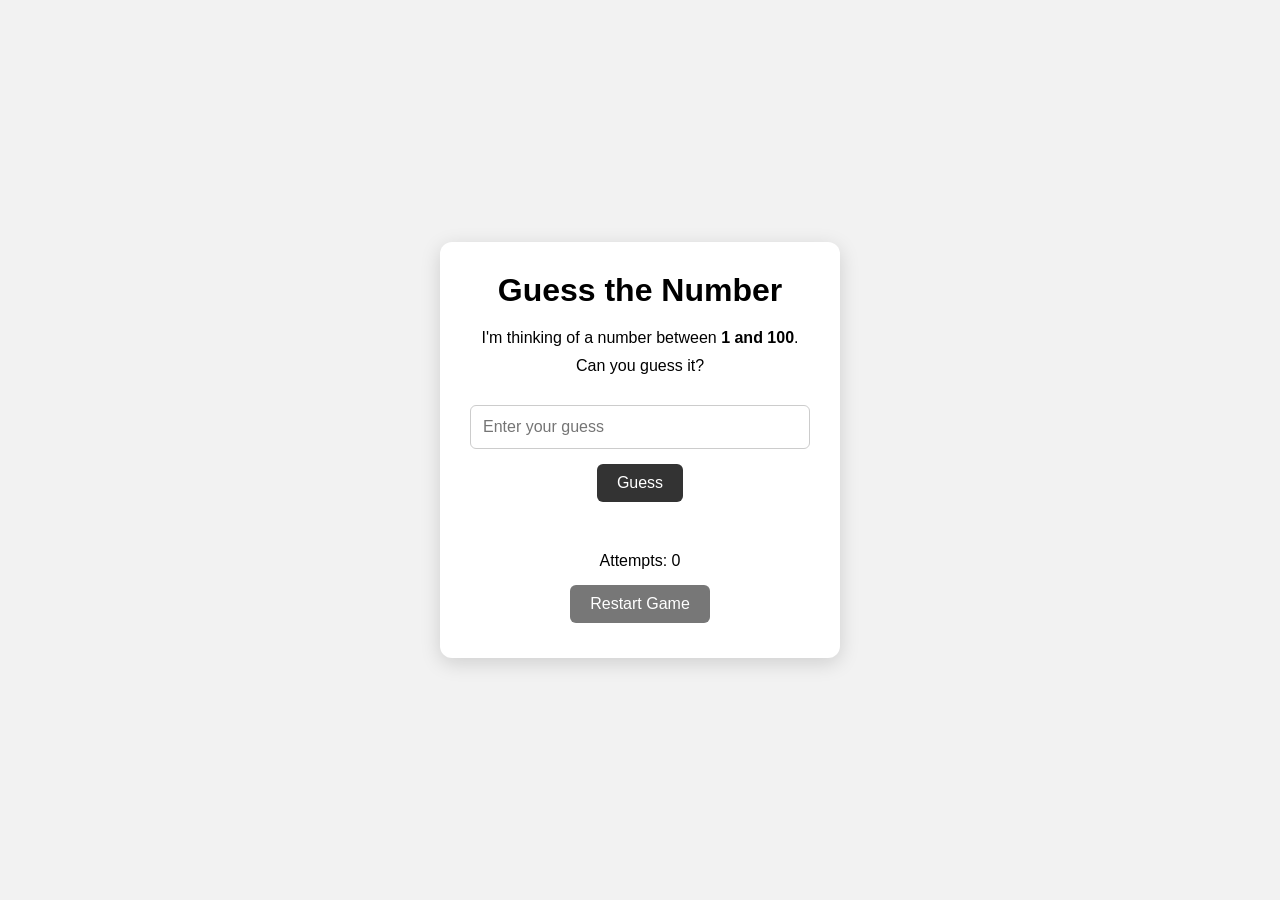
<file: Guess-The-Number/index.html>
<!DOCTYPE html>
<html lang="en">
<head>
    <meta charset="UTF-8">
    <meta name="viewport" content="width=device-width, initial-scale=1.0">
    <title>Guess the Number</title>
    <link rel="stylesheet" href="style.css">
</head>
<body>

    <div class="game-container">
        <h1>Guess the Number</h1>

        <p>I'm thinking of a number between <strong>1 and 100</strong>.</p>
        <p>Can you guess it?</p>

        <input type="number" id="guessInput" placeholder="Enter your guess">

        <button id="guessBtn">Guess</button>

        <p id="message"></p>

        <p>Attempts: <span id="attempts">0</span></p>

        <button id="restartBtn">Restart Game</button>
    </div>

    <script src="script.js"></script>
</body>
</html>
</file>
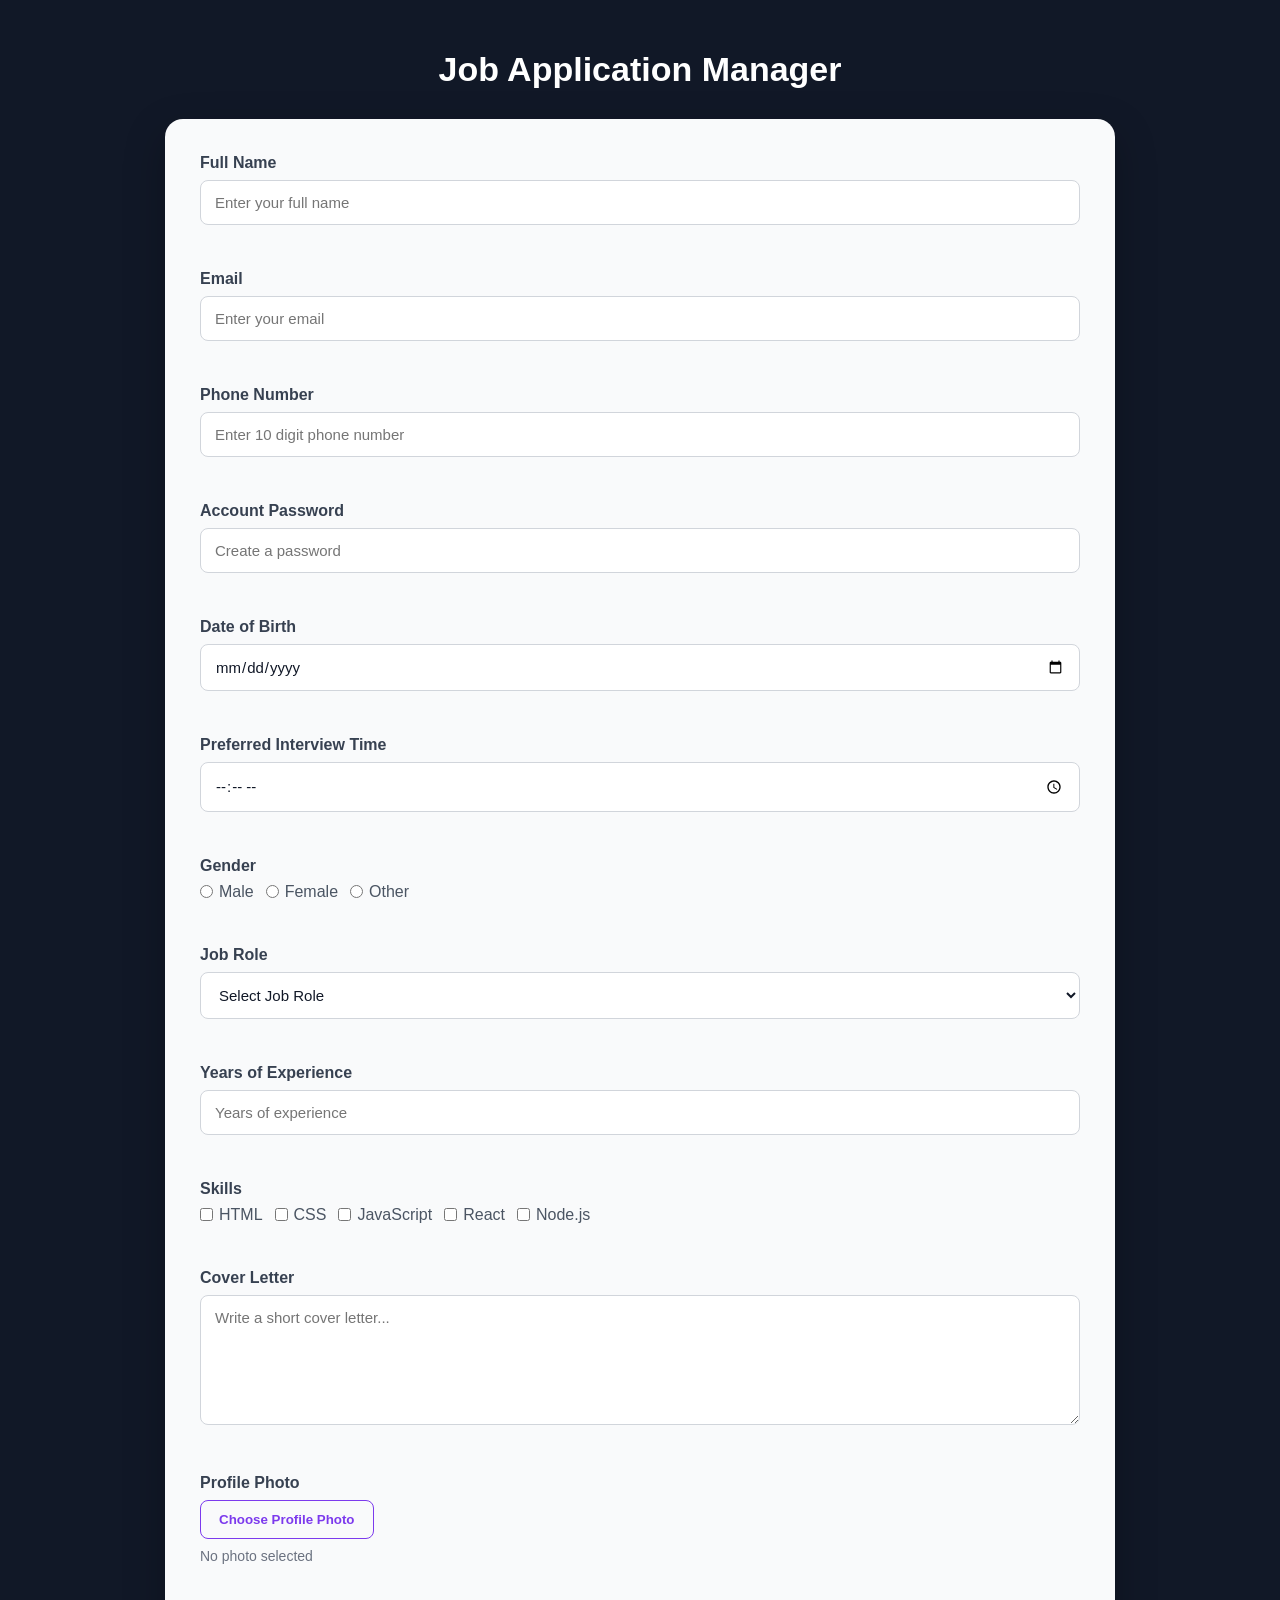
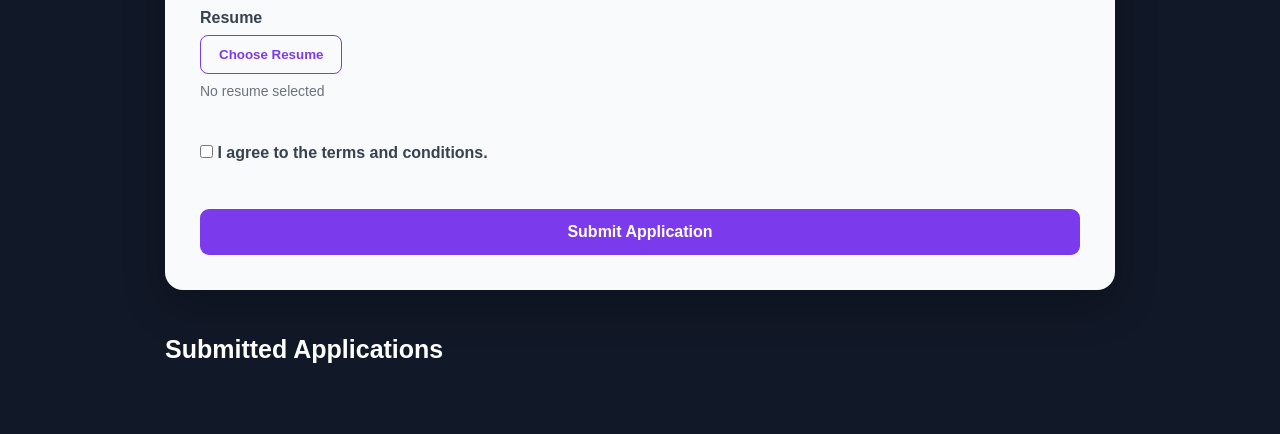
<file: JobApplicationManager/index.html>
<!DOCTYPE html>
<html lang="en">


<head>
   <meta charset="UTF-8">
   <meta
       name="viewport"
       content="width=device-width, initial-scale=1.0"
   >


   <title>Job Application Manager</title>


   <link rel="stylesheet" href="style.css">
</head>


<body>


   <div class="container">


       <h1>Job Application Manager</h1>


       <form id="applicationForm">


           <!-- NAME -->


           <div class="form-group">


               <label for="name">
                   Full Name
               </label>


               <input
                   type="text"
                   id="name"
                   placeholder="Enter your full name"
               >


               <small id="nameError"></small>


           </div>




           <!-- EMAIL -->


           <div class="form-group">


               <label for="email">
                   Email
               </label>


               <input
                   type="email"
                   id="email"
                   placeholder="Enter your email"
               >


               <small id="emailError"></small>


           </div>




           <!-- PHONE -->


           <div class="form-group">


               <label for="phone">
                   Phone Number
               </label>


               <input
                   type="text"
                   id="phone"
                   placeholder="Enter 10 digit phone number"
               >


               <small id="phoneError"></small>


           </div>




           <!-- PASSWORD -->


           <div class="form-group">


               <label for="password">
                   Account Password
               </label>


               <input
                   type="password"
                   id="password"
                   placeholder="Create a password"
               >


               <small id="passwordError"></small>


           </div>




           <!-- DOB -->


           <div class="form-group">


               <label for="dob">
                   Date of Birth
               </label>


               <input
                   type="date"
                   id="dob"
               >


               <small id="dobError"></small>


           </div>




           <!-- INTERVIEW TIME -->


           <div class="form-group">


               <label for="interviewTime">
                   Preferred Interview Time
               </label>


               <input
                   type="time"
                   id="interviewTime"
               >


               <small id="timeError"></small>


           </div>




           <!-- GENDER -->


           <div class="form-group">


               <label>
                   Gender
               </label>


               <div class="radio-group">


                   <label>
                       <input
                           type="radio"
                           name="gender"
                           value="Male"
                       >
                       Male
                   </label>


                   <label>
                       <input
                           type="radio"
                           name="gender"
                           value="Female"
                       >
                       Female
                   </label>


                   <label>
                       <input
                           type="radio"
                           name="gender"
                           value="Other"
                       >
                       Other
                   </label>


               </div>


               <small id="genderError"></small>


           </div>




           <!-- JOB ROLE -->


           <div class="form-group">


               <label for="role">
                   Job Role
               </label>


               <select id="role">


                   <option value="">
                       Select Job Role
                   </option>


                   <option value="Frontend Developer">
                       Frontend Developer
                   </option>


                   <option value="Backend Developer">
                       Backend Developer
                   </option>


                   <option value="Full Stack Developer">
                       Full Stack Developer
                   </option>


                   <option value="UI/UX Designer">
                       UI/UX Designer
                   </option>


               </select>


               <small id="roleError"></small>


           </div>




           <!-- EXPERIENCE -->


           <div class="form-group">


               <label for="experience">
                   Years of Experience
               </label>


               <input
                   type="number"
                   id="experience"
                   min="0"
                   max="40"
                   placeholder="Years of experience"
               >


               <small id="experienceError"></small>


           </div>




           <!-- SKILLS -->


           <div class="form-group">


               <label>
                   Skills
               </label>


               <div class="checkbox-group">


                   <label>
                       <input
                           type="checkbox"
                           name="skills"
                           value="HTML"
                       >
                       HTML
                   </label>


                   <label>
                       <input
                           type="checkbox"
                           name="skills"
                           value="CSS"
                       >
                       CSS
                   </label>


                   <label>
                       <input
                           type="checkbox"
                           name="skills"
                           value="JavaScript"
                       >
                       JavaScript
                   </label>


                   <label>
                       <input
                           type="checkbox"
                           name="skills"
                           value="React"
                       >
                       React
                   </label>


                   <label>
                       <input
                           type="checkbox"
                           name="skills"
                           value="Node.js"
                       >
                       Node.js
                   </label>


               </div>


               <small id="skillsError"></small>


           </div>




           <!-- COVER LETTER -->


           <div class="form-group">


               <label for="coverLetter">
                   Cover Letter
               </label>


               <textarea
                   id="coverLetter"
                   placeholder="Write a short cover letter..."
               ></textarea>


               <small id="coverLetterError"></small>


           </div>




           <!-- PROFILE PHOTO -->


           <div class="form-group">


               <label>
                   Profile Photo
               </label>


               <input
                   type="file"
                   id="profilePhoto"
                   accept="image/*"
                   hidden
               >


               <button
                   type="button"
                   id="photoButton"
                   class="secondary-button"
               >
                   Choose Profile Photo
               </button>


               <p id="photoName">
                   No photo selected
               </p>


               <small id="photoError"></small>


           </div>




           <!-- RESUME -->


           <div class="form-group">


               <label>
                   Resume
               </label>


               <input
                   type="file"
                   id="resume"
                   accept=".pdf,.doc,.docx"
                   hidden
               >


               <button
                   type="button"
                   id="resumeButton"
                   class="secondary-button"
               >
                   Choose Resume
               </button>


               <p id="resumeName">
                   No resume selected
               </p>


               <small id="resumeError"></small>


           </div>




           <!-- TERMS -->


           <div class="form-group">


               <label class="terms">


                   <input
                       type="checkbox"
                       id="terms"
                   >


                   I agree to the terms and conditions.


               </label>


               <small id="termsError"></small>


           </div>




           <button
               type="submit"
               class="submit-button"
           >
               Submit Application
           </button>


       </form>




       <!-- APPLICATIONS -->


       <h2 class="applications-heading">
           Submitted Applications
       </h2>


       <div id="applicationContainer"></div>


   </div>




   <script src="script.js"></script>


</body>


</html>
</file>
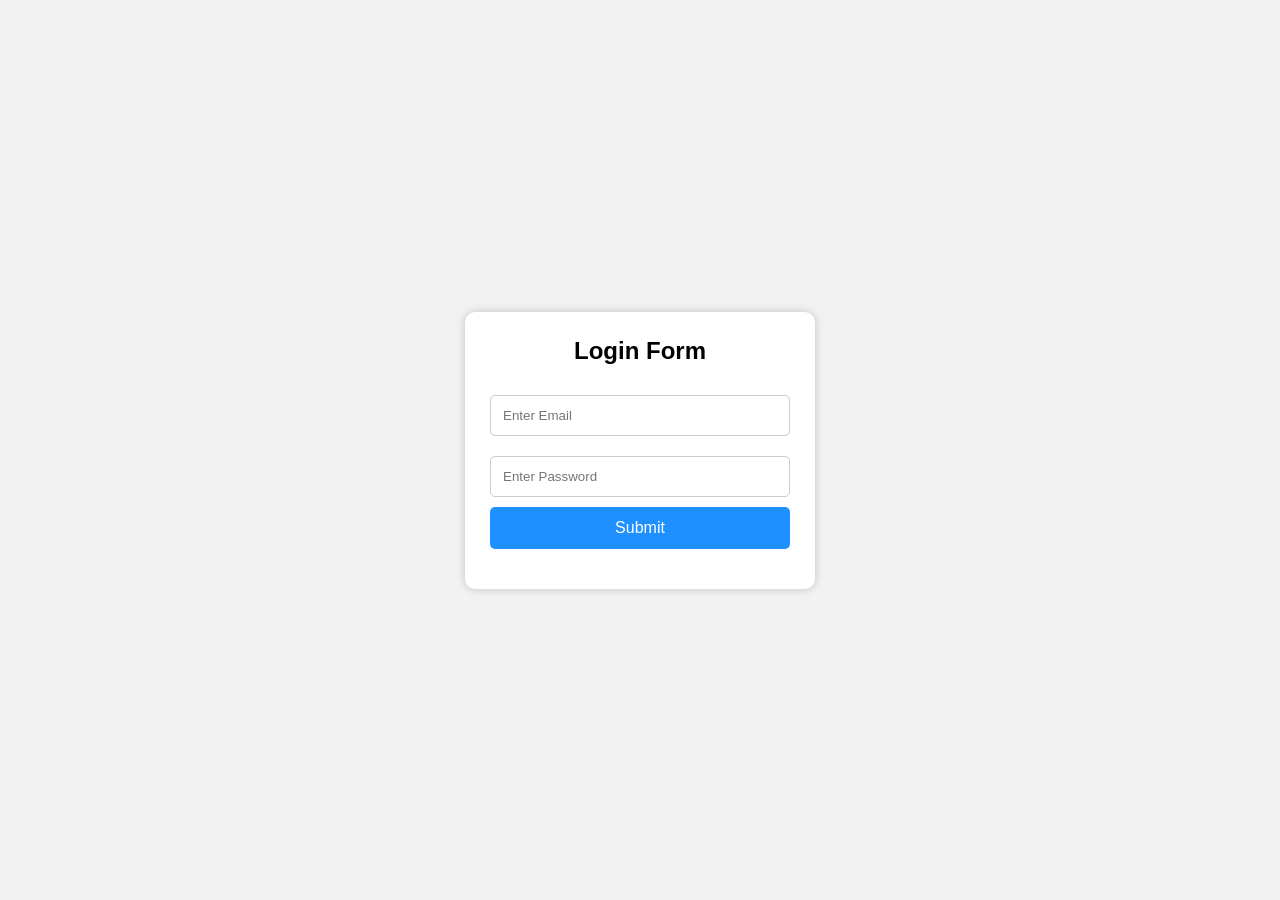
<file: Login-Form/index.html>
<!DOCTYPE html>
<html lang="en">
<head>
    <meta charset="UTF-8">
    <meta name="viewport" content="width=device-width, initial-scale=1.0">
    <title>Regex Form Validation</title>
    <link rel="stylesheet" href="style.css">
</head>
<body>

    <form id="myForm">
        <h2>Login Form</h2>

        <input
            type="text"
            id="email"
            placeholder="Enter Email"
        >

        <input
            type="password"
            id="password"
            placeholder="Enter Password"
        >

        <button type="submit">Submit</button>

        <p id="message"></p>
    </form>

    <script src="script.js"></script>
</body>
</html>
</file>
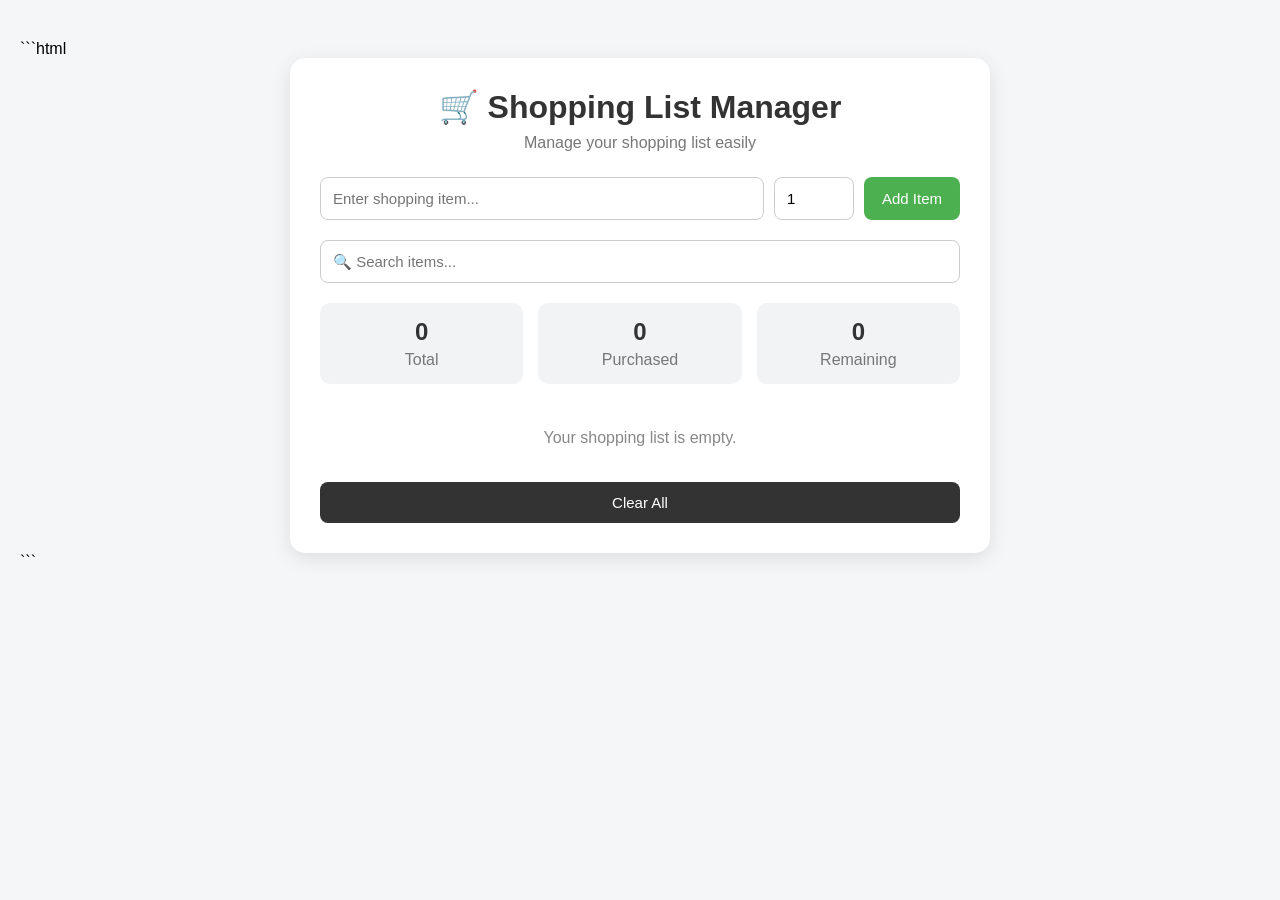
<file: Shopping-List-Manager/index.html>
```html
<!DOCTYPE html>
<html lang="en">

<head>
    <meta charset="UTF-8">
    <meta name="viewport" content="width=device-width, initial-scale=1.0">

    <title>Shopping List Manager</title>

    <link rel="stylesheet" href="style.css">
</head>

<body>

    <div class="container">

        <h1>🛒 Shopping List Manager</h1>
        <p class="subtitle">Manage your shopping list easily</p>

        <!-- Add Item Section -->
        <div class="input-section">

            <input
                type="text"
                id="itemInput"
                placeholder="Enter shopping item..."
            >

            <input
                type="number"
                id="quantityInput"
                placeholder="Qty"
                min="1"
                value="1"
            >

            <button id="addBtn">Add Item</button>

        </div>

        <!-- Search Section -->
        <div class="search-section">

            <input
                type="text"
                id="searchInput"
                placeholder="🔍 Search items..."
            >

        </div>

        <!-- Statistics -->
        <div class="stats">

            <div class="stat-box">
                <h3 id="totalItems">0</h3>
                <p>Total</p>
            </div>

            <div class="stat-box">
                <h3 id="purchasedItems">0</h3>
                <p>Purchased</p>
            </div>

            <div class="stat-box">
                <h3 id="remainingItems">0</h3>
                <p>Remaining</p>
            </div>

        </div>

        <!-- Shopping List -->
        <ul id="shoppingList"></ul>

        <!-- Empty Message -->
        <p id="emptyMessage">Your shopping list is empty.</p>

        <!-- Clear Button -->
        <button id="clearBtn" class="clear-btn">
            Clear All
        </button>

    </div>

    <script src="script.js"></script>

</body>

</html>
```
</file>
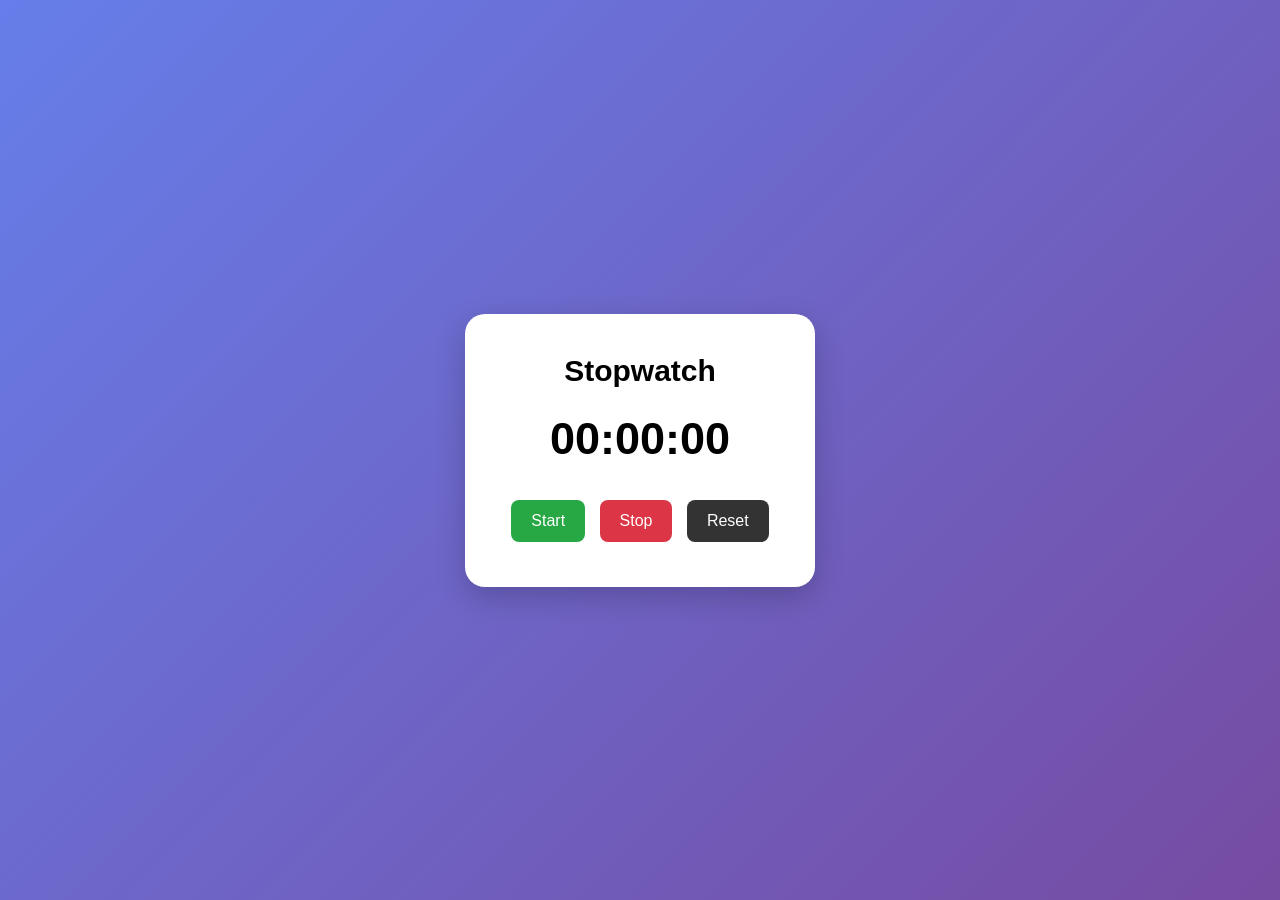
<file: Stopwatch/index.html>
<!DOCTYPE html>
<html lang="en">
<head>
    <meta charset="UTF-8">
    <meta name="viewport" content="width=device-width, initial-scale=1.0">
    <title>Stopwatch</title>

    <style>
        * {
            margin: 0;
            padding: 0;
            box-sizing: border-box;
        }

        body {
            height: 100vh;
            display: flex;
            justify-content: center;
            align-items: center;
            font-family: Arial, sans-serif;
            background: linear-gradient(135deg, #667eea, #764ba2);
        }

        .stopwatch {
            background: white;
            padding: 40px;
            border-radius: 20px;
            text-align: center;
            width: 350px;
            box-shadow: 0 10px 30px rgba(0, 0, 0, 0.2);
        }

        h1 {
            margin-bottom: 25px;
            font-size: 30px;
        }

        #display {
            font-size: 45px;
            font-weight: bold;
            margin-bottom: 30px;
        }

        button {
            padding: 12px 20px;
            margin: 5px;
            border: none;
            border-radius: 8px;
            font-size: 16px;
            cursor: pointer;
        }

        #start {
            background: #28a745;
            color: white;
        }

        #stop {
            background: #dc3545;
            color: white;
        }

        #reset {
            background: #333;
            color: white;
        }

        button:hover {
            opacity: 0.8;
        }
    </style>
</head>

<body>

    <div class="stopwatch">
        <h1>Stopwatch</h1>

        <div id="display">00:00:00</div>

        <button id="start" onclick="startStopwatch()">Start</button>
        <button id="stop" onclick="stopStopwatch()">Stop</button>
        <button id="reset" onclick="resetStopwatch()">Reset</button>
    </div>

    <script>
        let seconds = 0;
        let minutes = 0;
        let hours = 0;
        let timer = null;

        function startStopwatch() {
            if (timer !== null) {
                return;
            }

            timer = setInterval(function() {
                seconds++;

                if (seconds === 60) {
                    seconds = 0;
                    minutes++;
                }

                if (minutes === 60) {
                    minutes = 0;
                    hours++;
                }

                updateDisplay();
            }, 1000);
        }

        function stopStopwatch() {
            clearInterval(timer);
            timer = null;
        }

        function resetStopwatch() {
            clearInterval(timer);
            timer = null;

            seconds = 0;
            minutes = 0;
            hours = 0;

            updateDisplay();
        }

        function updateDisplay() {
            let h = hours < 10 ? "0" + hours : hours;
            let m = minutes < 10 ? "0" + minutes : minutes;
            let s = seconds < 10 ? "0" + seconds : seconds;

            document.getElementById("display").innerText =
                h + ":" + m + ":" + s;
        }
    </script>

</body>
</html>
</file>
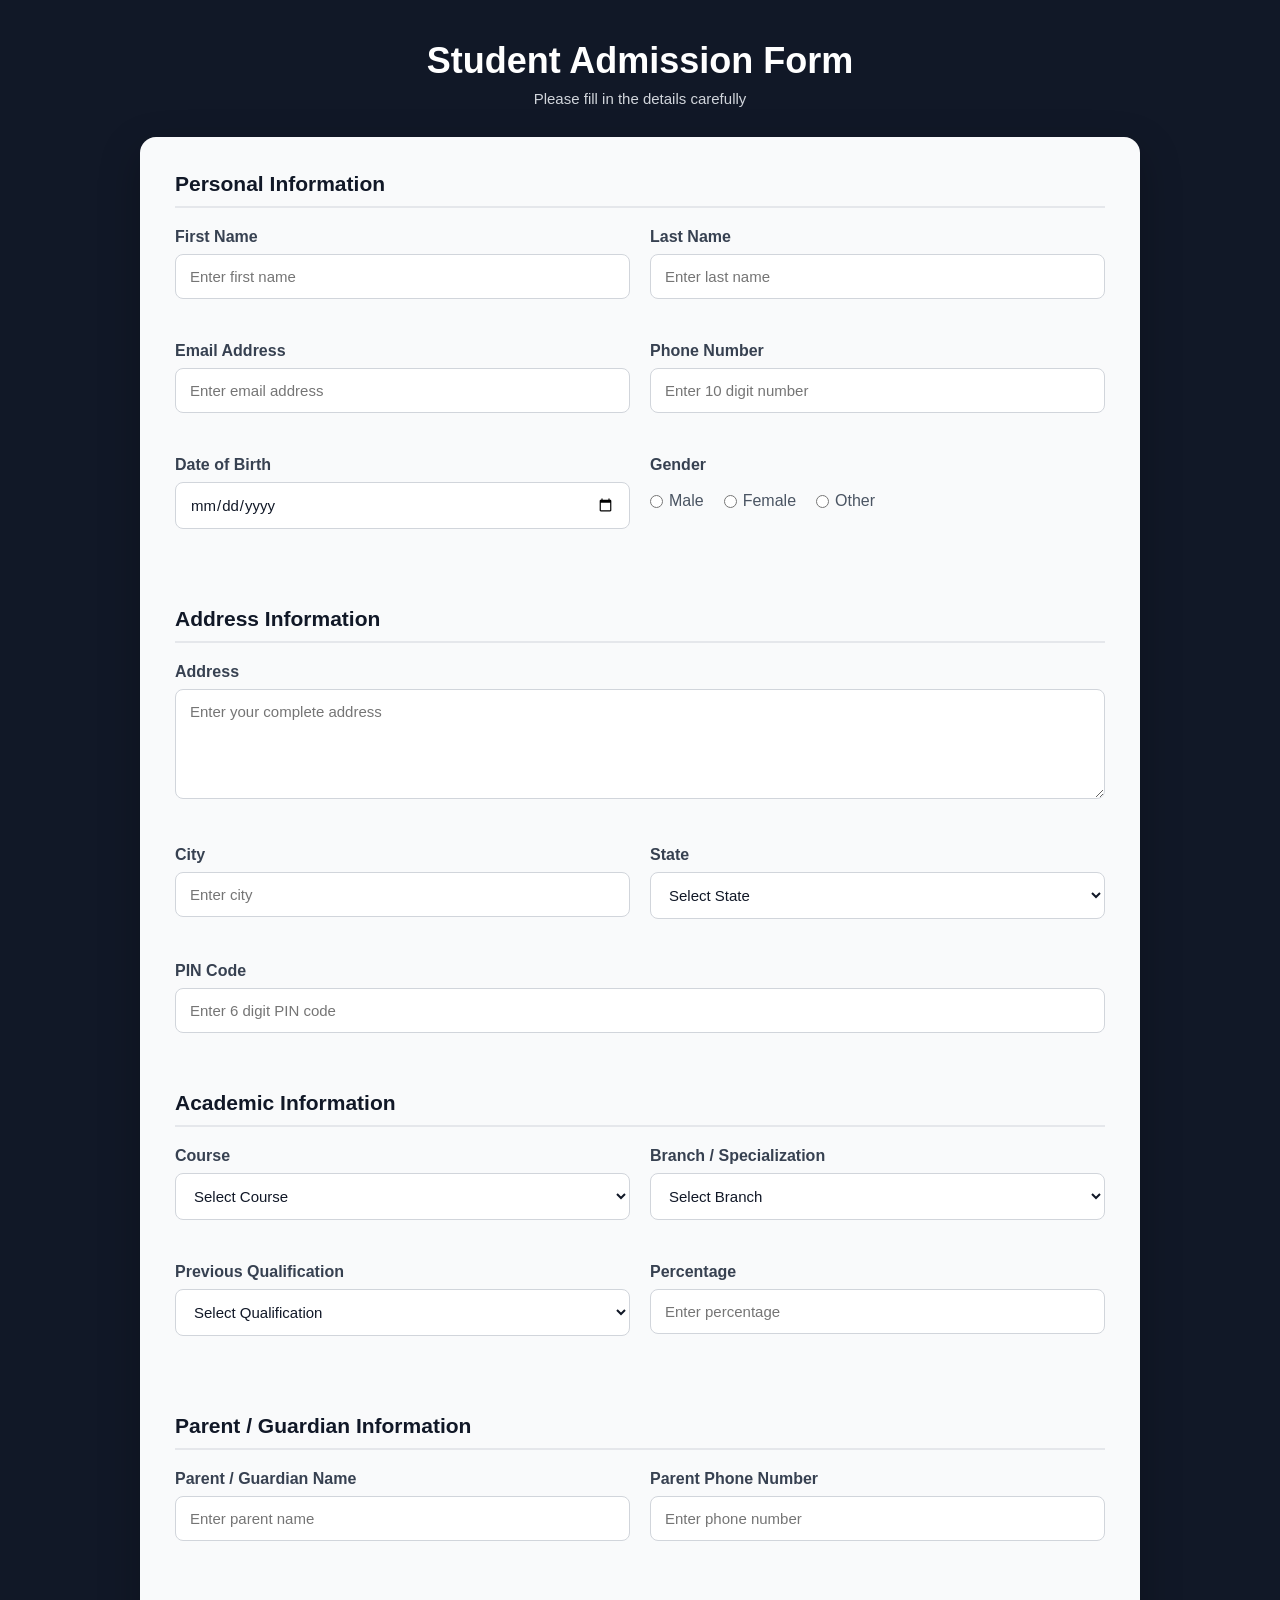
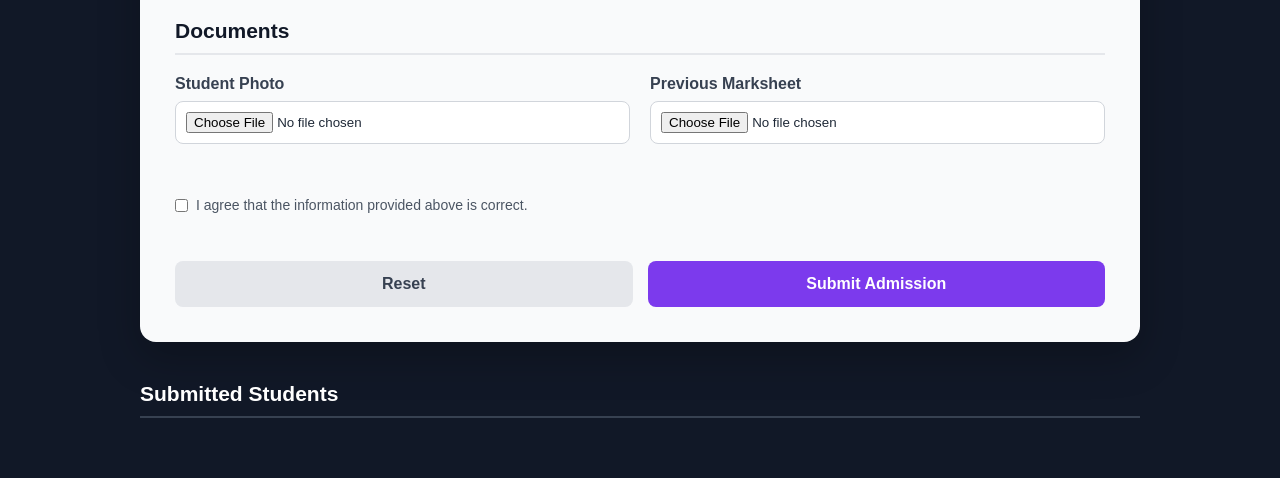
<file: Student-Admission-Form/index.html>
<!DOCTYPE html>
<html lang="en">

<head>
    <meta charset="UTF-8">

    <meta name="viewport" content="width=device-width, initial-scale=1.0">

    <title>Student Admission Form</title>

    <link rel="stylesheet" href="style.css">
</head>

<body>

    <div class="container">

        <!-- HEADER -->
        <div class="header">
            <h1>Student Admission Form</h1>
            <p>Please fill in the details carefully</p>
        </div>


        <!-- ADMISSION FORM -->
        <form id="admissionForm">

            <!-- PERSONAL INFORMATION -->
            <h2>Personal Information</h2>

            <div class="form-row">

                <div class="form-group">
                    <label for="firstName">First Name</label>

                    <input
                        type="text"
                        id="firstName"
                        placeholder="Enter first name"
                    >

                    <small id="firstNameError"></small>
                </div>


                <div class="form-group">
                    <label for="lastName">Last Name</label>

                    <input
                        type="text"
                        id="lastName"
                        placeholder="Enter last name"
                    >

                    <small id="lastNameError"></small>
                </div>

            </div>


            <div class="form-row">

                <div class="form-group">
                    <label for="email">Email Address</label>

                    <input
                        type="email"
                        id="email"
                        placeholder="Enter email address"
                    >

                    <small id="emailError"></small>
                </div>


                <div class="form-group">
                    <label for="phone">Phone Number</label>

                    <input
                        type="tel"
                        id="phone"
                        placeholder="Enter 10 digit number"
                    >

                    <small id="phoneError"></small>
                </div>

            </div>


            <div class="form-row">

                <div class="form-group">
                    <label for="dob">Date of Birth</label>

                    <input
                        type="date"
                        id="dob"
                    >

                    <small id="dobError"></small>
                </div>


                <div class="form-group">
                    <label>Gender</label>

                    <div class="radio-group">

                        <label>
                            <input
                                type="radio"
                                name="gender"
                                value="Male"
                            >
                            Male
                        </label>

                        <label>
                            <input
                                type="radio"
                                name="gender"
                                value="Female"
                            >
                            Female
                        </label>

                        <label>
                            <input
                                type="radio"
                                name="gender"
                                value="Other"
                            >
                            Other
                        </label>

                    </div>

                    <small id="genderError"></small>
                </div>

            </div>


            <!-- ADDRESS -->
            <h2>Address Information</h2>

            <div class="form-group">

                <label for="address">Address</label>

                <textarea
                    id="address"
                    placeholder="Enter your complete address"
                ></textarea>

                <small id="addressError"></small>

            </div>


            <div class="form-row">

                <div class="form-group">
                    <label for="city">City</label>

                    <input
                        type="text"
                        id="city"
                        placeholder="Enter city"
                    >

                    <small id="cityError"></small>
                </div>


                <div class="form-group">
                    <label for="state">State</label>

                    <select id="state">

                        <option value="">
                            Select State
                        </option>

                        <option value="Uttar Pradesh">
                            Uttar Pradesh
                        </option>

                        <option value="Delhi">
                            Delhi
                        </option>

                        <option value="Maharashtra">
                            Maharashtra
                        </option>

                        <option value="Rajasthan">
                            Rajasthan
                        </option>

                        <option value="Madhya Pradesh">
                            Madhya Pradesh
                        </option>

                        <option value="Bihar">
                            Bihar
                        </option>

                        <option value="Gujarat">
                            Gujarat
                        </option>

                    </select>

                    <small id="stateError"></small>
                </div>

            </div>


            <div class="form-group">

                <label for="pincode">PIN Code</label>

                <input
                    type="text"
                    id="pincode"
                    placeholder="Enter 6 digit PIN code"
                >

                <small id="pincodeError"></small>

            </div>


            <!-- ACADEMIC INFORMATION -->
            <h2>Academic Information</h2>

            <div class="form-row">

                <div class="form-group">

                    <label for="course">
                        Course
                    </label>

                    <select id="course">

                        <option value="">
                            Select Course
                        </option>

                        <option value="B.Tech">
                            B.Tech
                        </option>

                        <option value="BCA">
                            BCA
                        </option>

                        <option value="BBA">
                            BBA
                        </option>

                        <option value="B.Sc">
                            B.Sc
                        </option>

                        <option value="MCA">
                            MCA
                        </option>

                        <option value="MBA">
                            MBA
                        </option>

                    </select>

                    <small id="courseError"></small>

                </div>


                <div class="form-group">

                    <label for="branch">
                        Branch / Specialization
                    </label>

                    <select id="branch">

                        <option value="">
                            Select Branch
                        </option>

                        <option value="Computer Science">
                            Computer Science
                        </option>

                        <option value="Data Science">
                            Data Science
                        </option>

                        <option value="Information Technology">
                            Information Technology
                        </option>

                        <option value="Artificial Intelligence">
                            Artificial Intelligence
                        </option>

                        <option value="Electronics">
                            Electronics
                        </option>

                        <option value="Mechanical">
                            Mechanical
                        </option>

                    </select>

                    <small id="branchError"></small>

                </div>

            </div>


            <div class="form-row">

                <div class="form-group">

                    <label for="qualification">
                        Previous Qualification
                    </label>

                    <select id="qualification">

                        <option value="">
                            Select Qualification
                        </option>

                        <option value="10th">
                            10th
                        </option>

                        <option value="12th">
                            12th
                        </option>

                        <option value="Diploma">
                            Diploma
                        </option>

                        <option value="Graduation">
                            Graduation
                        </option>

                    </select>

                    <small id="qualificationError"></small>

                </div>


                <div class="form-group">

                    <label for="percentage">
                        Percentage
                    </label>

                    <input
                        type="number"
                        id="percentage"
                        min="0"
                        max="100"
                        step="0.01"
                        placeholder="Enter percentage"
                    >

                    <small id="percentageError"></small>

                </div>

            </div>


            <!-- PARENT INFORMATION -->
            <h2>Parent / Guardian Information</h2>

            <div class="form-row">

                <div class="form-group">

                    <label for="parentName">
                        Parent / Guardian Name
                    </label>

                    <input
                        type="text"
                        id="parentName"
                        placeholder="Enter parent name"
                    >

                    <small id="parentNameError"></small>

                </div>


                <div class="form-group">

                    <label for="parentPhone">
                        Parent Phone Number
                    </label>

                    <input
                        type="tel"
                        id="parentPhone"
                        placeholder="Enter phone number"
                    >

                    <small id="parentPhoneError"></small>

                </div>

            </div>


            <!-- DOCUMENTS -->
            <h2>Documents</h2>

            <div class="form-row">

                <div class="form-group">

                    <label for="studentPhoto">
                        Student Photo
                    </label>

                    <input
                        type="file"
                        id="studentPhoto"
                        accept="image/*"
                    >

                    <small id="photoError"></small>

                </div>


                <div class="form-group">

                    <label for="marksheet">
                        Previous Marksheet
                    </label>

                    <input
                        type="file"
                        id="marksheet"
                        accept=".pdf,.jpg,.jpeg,.png"
                    >

                    <small id="marksheetError"></small>

                </div>

            </div>


            <!-- TERMS -->
            <div class="terms">

                <label>

                    <input
                        type="checkbox"
                        id="terms"
                    >

                    I agree that the information provided above
                    is correct.

                </label>

                <small id="termsError"></small>

            </div>


            <!-- BUTTONS -->
            <div class="button-group">

                <button
                    type="reset"
                    class="reset-button"
                >
                    Reset
                </button>

                <button
                    type="submit"
                    class="submit-button"
                >
                    Submit Admission
                </button>

            </div>

        </form>


        <!-- SUBMITTED STUDENTS -->
        <section class="students-section">

            <h2>Submitted Students</h2>

            <div id="studentContainer"></div>

        </section>

    </div>


    <script src="script.js"></script>

</body>

</html>
</file>
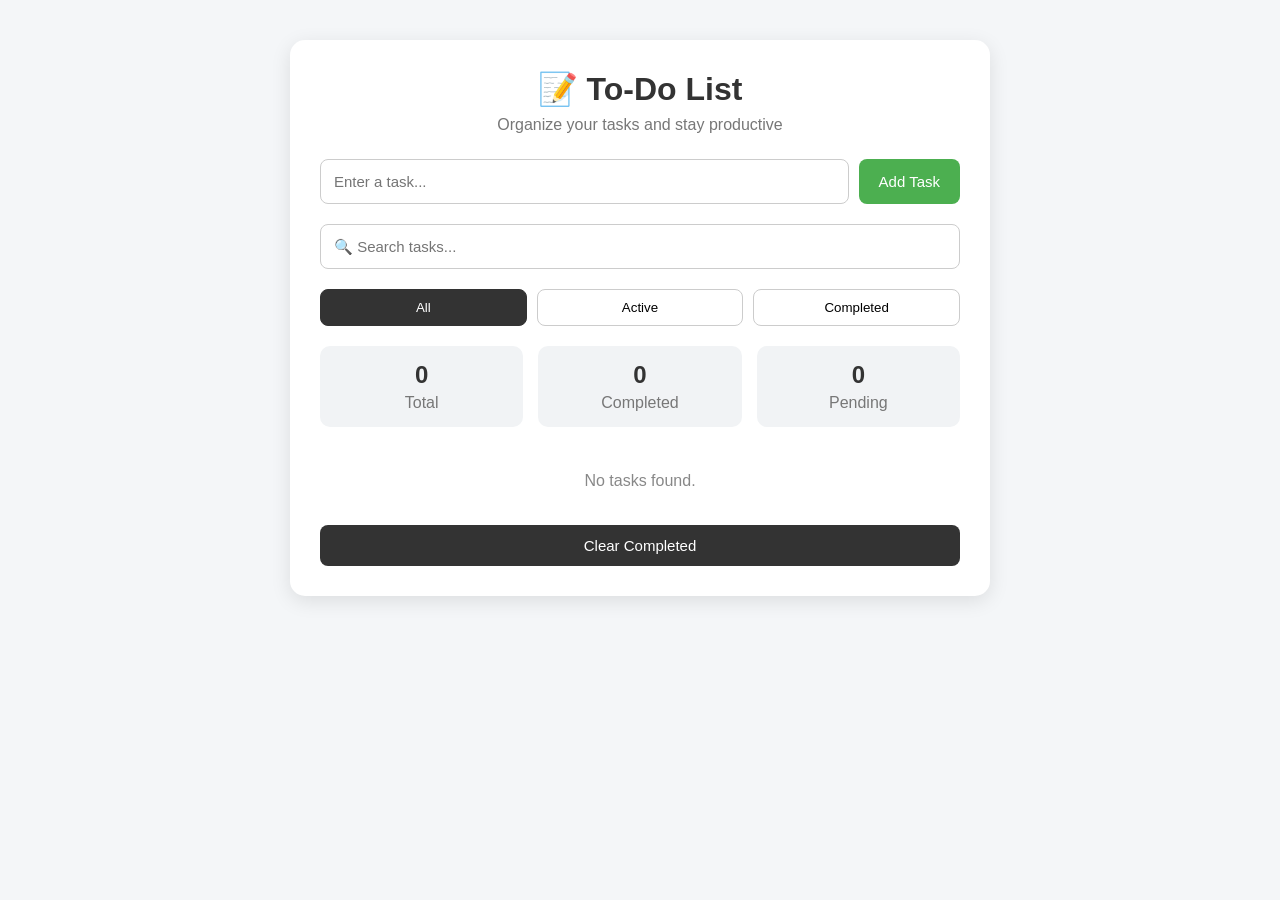
<file: To-Do-List/index.html>
<!DOCTYPE html>
<html lang="en">

<head>
    <meta charset="UTF-8">
    <meta name="viewport" content="width=device-width, initial-scale=1.0">

    <title>To-Do List</title>

    <link rel="stylesheet" href="style.css">
</head>

<body>

    <div class="container">

        <h1>📝 To-Do List</h1>
        <p class="subtitle">Organize your tasks and stay productive</p>

        <!-- Add Task -->
        <div class="input-section">

            <input
                type="text"
                id="taskInput"
                placeholder="Enter a task..."
            >

            <button id="addBtn">Add Task</button>

        </div>

        <!-- Search -->
        <div class="search-section">

            <input
                type="text"
                id="searchInput"
                placeholder="🔍 Search tasks..."
            >

        </div>

        <!-- Filters -->
        <div class="filters">

            <button class="filter-btn active" data-filter="all">
                All
            </button>

            <button class="filter-btn" data-filter="active">
                Active
            </button>

            <button class="filter-btn" data-filter="completed">
                Completed
            </button>

        </div>

        <!-- Task Statistics -->
        <div class="stats">

            <div class="stat-box">
                <h3 id="totalTasks">0</h3>
                <p>Total</p>
            </div>

            <div class="stat-box">
                <h3 id="completedTasks">0</h3>
                <p>Completed</p>
            </div>

            <div class="stat-box">
                <h3 id="pendingTasks">0</h3>
                <p>Pending</p>
            </div>

        </div>

        <!-- Task List -->
        <ul id="taskList"></ul>

        <!-- Empty Message -->
        <p id="emptyMessage">
            No tasks found.
        </p>

        <!-- Clear Completed -->
        <button id="clearCompleted" class="clear-btn">
            Clear Completed
        </button>

    </div>

    <script src="script.js"></script>

</body>

</html>
</file>
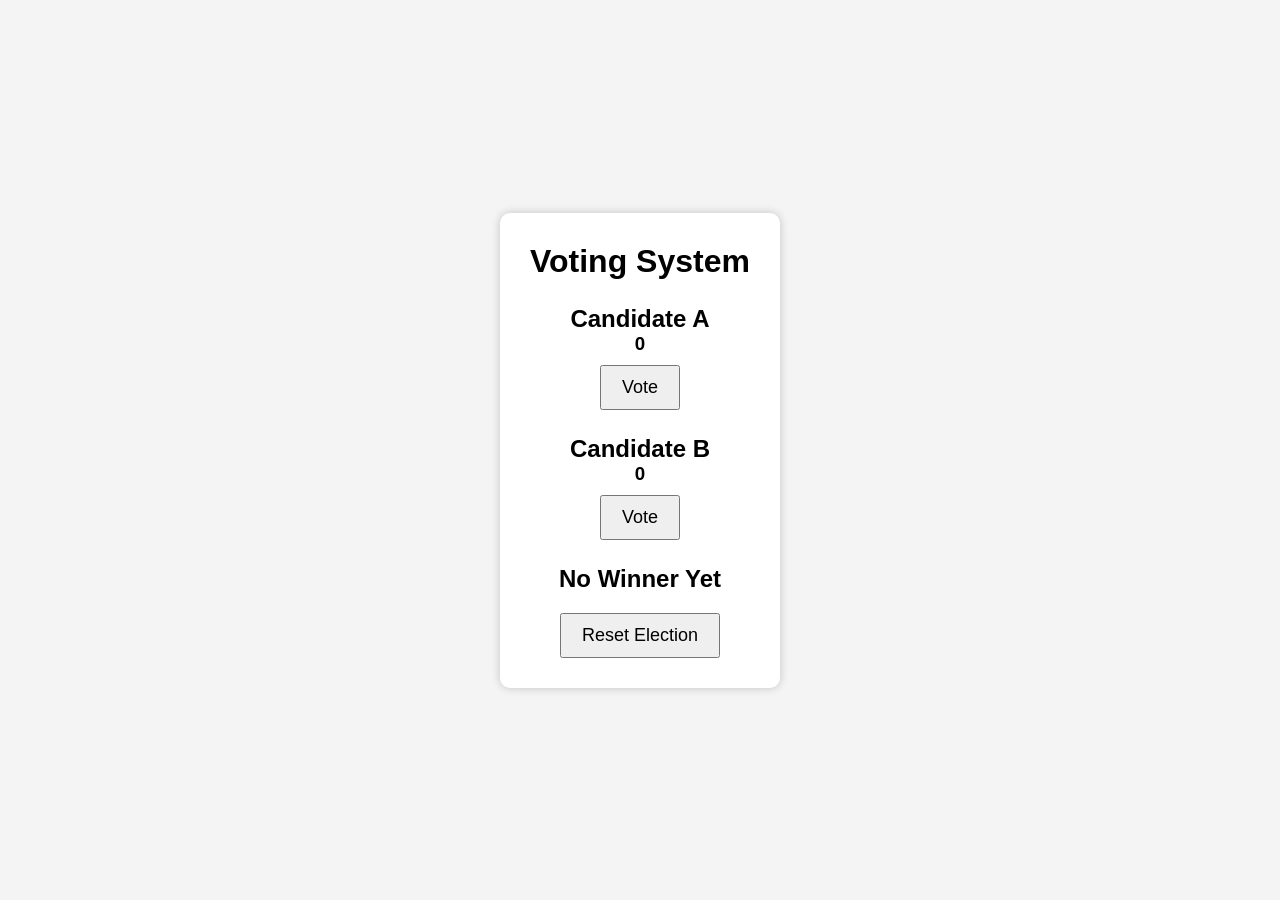
<file: Voting-System/index.html>
<!DOCTYPE html>
<html lang="en">
<head>
    <meta charset="UTF-8">
    <meta name="viewport" content="width=device-width, initial-scale=1.0">
    <title>Voting System</title>
    <link rel="stylesheet" href="style.css">
</head>
<body>

<div class="container">

    <h1>Voting System</h1>

    <div class="candidate">

        <h2>Candidate A</h2>

        <h3 class="vote-a">0</h3>

        <button class="btn-a">
            Vote
        </button>

    </div>

    <div class="candidate">

        <h2>Candidate B</h2>

        <h3 class="vote-b">0</h3>

        <button class="btn-b">
            Vote
        </button>

    </div>

    <h2 class="winner">
        No Winner Yet
    </h2>

    <button class="reset-btn">
        Reset Election
    </button>

</div>

<script src="script.js"></script>

</body>
</html>
</file>
<file: Guess-The-Number/style.css>
* {
    margin: 0;
    padding: 0;
    box-sizing: border-box;
}

body {
    font-family: Arial, sans-serif;
    background: #f2f2f2;
    display: flex;
    justify-content: center;
    align-items: center;
    min-height: 100vh;
}

.game-container {
    background: white;
    width: 400px;
    padding: 30px;
    text-align: center;
    border-radius: 12px;
    box-shadow: 0 5px 20px rgba(0, 0, 0, 0.15);
}

h1 {
    margin-bottom: 20px;
}

p {
    margin: 10px 0;
}

input {
    width: 100%;
    padding: 12px;
    margin: 20px 0 10px;
    border: 1px solid #ccc;
    border-radius: 6px;
    font-size: 16px;
}

button {
    padding: 10px 20px;
    border: none;
    border-radius: 6px;
    background: #333;
    color: white;
    cursor: pointer;
    font-size: 16px;
    margin: 5px;
}

button:hover {
    background: #555;
}

#message {
    font-weight: bold;
    min-height: 25px;
}

#restartBtn {
    background: #777;
}
</file>
<file: JobApplicationManager/style.css>
* {
   margin: 0;
   padding: 0;
   box-sizing: border-box;
   font-family: Arial, Helvetica, sans-serif;
}




/* ==================================================
  PAGE
  ================================================== */


body {
   background: #111827;
   color: #1f2937;


   padding: 50px 20px;
}




/* ==================================================
  MAIN CONTAINER
  ================================================== */


.container {
   max-width: 950px;
   margin: auto;
}




/* ==================================================
  HEADING
  ================================================== */


h1 {
   color: white;
   text-align: center;


   font-size: 34px;
   margin-bottom: 30px;
}


.applications-heading {
   color: white;


   margin: 45px 0 20px;


   font-size: 25px;
}




/* ==================================================
  FORM
  ================================================== */


form {
   background: #f9fafb;


   padding: 35px;


   border-radius: 18px;


   box-shadow:
       0 15px 40px rgba(0, 0, 0, 0.25);
}




/* ==================================================
  FORM GROUP
  ================================================== */


.form-group {
   margin-bottom: 22px;
}


.form-group > label {
   display: block;


   margin-bottom: 8px;


   font-weight: 600;


   color: #374151;
}




/* ==================================================
  INPUTS
  ================================================== */


input[type="text"],
input[type="email"],
input[type="password"],
input[type="number"],
input[type="date"],
input[type="time"],
select,
textarea {


   width: 100%;


   padding: 13px 14px;


   border: 1px solid #d1d5db;


   border-radius: 8px;


   background: white;


   color: #111827;


   font-size: 15px;


   outline: none;


   transition:
       border-color 0.2s,
       box-shadow 0.2s;
}




/* Focus Effect */


input[type="text"]:focus,
input[type="email"]:focus,
input[type="password"]:focus,
input[type="number"]:focus,
input[type="date"]:focus,
input[type="time"]:focus,
select:focus,
textarea:focus {


   border-color: #7c3aed;


   box-shadow:
       0 0 0 3px rgba(124, 58, 237, 0.12);
}




/* ==================================================
  TEXTAREA
  ================================================== */


textarea {
   min-height: 130px;


   resize: vertical;
}




/* ==================================================
  RADIO + CHECKBOX
  ================================================== */


.radio-group,
.checkbox-group {


   display: flex;


   flex-wrap: wrap;


   gap: 12px;
}




.radio-group label,
.checkbox-group label,
.terms {


   font-weight: normal;


   display: flex;


   align-items: center;


   gap: 6px;


   color: #4b5563;
}




/* ==================================================
  CUSTOM CHECKBOX / RADIO ACCENT
  ================================================== */


input[type="radio"],
input[type="checkbox"] {


   accent-color: #7c3aed;


}




/* ==================================================
  FILE BUTTONS
  ================================================== */


.secondary-button {


   padding: 11px 18px;


   border: 1px solid #7c3aed;


   border-radius: 8px;


   background: transparent;


   color: #7c3aed;


   font-weight: 600;


   cursor: pointer;


   transition:
       background 0.2s,
       color 0.2s;
}




.secondary-button:hover {


   background: #7c3aed;


   color: white;


}




/* ==================================================
  FILE NAME
  ================================================== */


#photoName,
#resumeName {


   margin-top: 9px;


   color: #6b7280;


   font-size: 14px;
}




/* ==================================================
  ERROR MESSAGE
  ================================================== */


small {


   display: block;


   margin-top: 6px;


   color: #dc2626;


   min-height: 17px;


   font-size: 13px;
}




/* ==================================================
  SUBMIT BUTTON
  ================================================== */


.submit-button {


   width: 100%;


   padding: 14px;


   border: none;


   border-radius: 9px;


   background: #7c3aed;


   color: white;


   font-size: 16px;


   font-weight: 600;


   cursor: pointer;


   transition:
       background 0.2s,
       transform 0.2s;
}




.submit-button:hover {


   background: #6d28d9;


   transform: translateY(-1px);


}




/* ==================================================
  APPLICATION GRID
  ================================================== */


#applicationContainer {


   display: grid;


   grid-template-columns:
       repeat(auto-fit, minmax(300px, 1fr));


   gap: 22px;
}




/* ==================================================
  APPLICATION CARD
  ================================================== */


.application-card {


   background: #f9fafb;


   padding: 24px;


   border-radius: 16px;


   border-top: 5px solid #7c3aed;


   box-shadow:
       0 10px 25px rgba(0, 0, 0, 0.18);


   transition:
       transform 0.2s,
       box-shadow 0.2s;
}




.application-card:hover {


   transform: translateY(-5px);


   box-shadow:
       0 15px 30px rgba(0, 0, 0, 0.25);
}




/* ==================================================
  PROFILE PHOTO
  ================================================== */


.profile-photo {


   width: 105px;


   height: 105px;


   object-fit: cover;


   border-radius: 50%;


   display: block;


   margin: 0 auto 16px;


   border: 4px solid #ede9fe;


}




/* ==================================================
  CARD HEADING
  ================================================== */


.application-card h3 {


   text-align: center;


   color: #111827;


   font-size: 21px;


   margin-bottom: 18px;


}




/* ==================================================
  CARD DETAILS
  ================================================== */


.application-card p {


   margin: 9px 0;


   color: #4b5563;


   line-height: 1.5;
}




.application-card strong {


   color: #1f2937;


}




/* ==================================================
  RESUME LINK
  ================================================== */


.application-card a {


   color: #7c3aed;


   font-weight: 600;


   text-decoration: none;


   word-break: break-word;
}




.application-card a:hover {


   text-decoration: underline;


}




/* ==================================================
  SKILLS
  ================================================== */


.skills {


   display: flex;


   flex-wrap: wrap;


   gap: 7px;


   margin-top: 9px;


}




.skill {


   background: #ede9fe;


   color: #6d28d9;


   padding: 6px 10px;


   border-radius: 20px;


   font-size: 12px;


   font-weight: 600;
}




/* ==================================================
  DELETE BUTTON
  ================================================== */


.delete-button {


   width: 100%;


   margin-top: 18px;


   padding: 10px;


   border: none;


   border-radius: 8px;


   background: #fee2e2;


   color: #dc2626;


   font-weight: 600;


   cursor: pointer;


   transition:
       background 0.2s,
       color 0.2s;
}




.delete-button:hover {


   background: #dc2626;


   color: white;


}




/* ==================================================
  RESPONSIVE
  ================================================== */


@media (max-width: 600px) {


   body {


       padding: 25px 12px;


   }




   form {


       padding: 22px;


       border-radius: 12px;


   }




   h1 {


       font-size: 27px;


   }




   .radio-group,
   .checkbox-group {


       flex-direction: column;


       gap: 10px;


   }




   #applicationContainer {


       grid-template-columns: 1fr;


   }


}
</file>
<file: Login-Form/style.css>
*{
    margin:0;
    padding:0;
    box-sizing:border-box;
    font-family:Arial, Helvetica, sans-serif;
}

body{
    height:100vh;
    display:flex;
    justify-content:center;
    align-items:center;
    background:#f2f2f2;
}

form{
    width:350px;
    background:white;
    padding:25px;
    border-radius:10px;
    box-shadow:0 0 10px rgba(0,0,0,0.2);
}

h2{
    text-align:center;
    margin-bottom:20px;
}

input{
    width:100%;
    padding:12px;
    margin:10px 0;
    border:1px solid #ccc;
    border-radius:5px;
    outline:none;
}

button{
    width:100%;
    padding:12px;
    border:none;
    background:dodgerblue;
    color:white;
    font-size:16px;
    cursor:pointer;
    border-radius:5px;
}

button:hover{
    background:#005ce6;
}

#message{
    margin-top:15px;
    text-align:center;
    font-weight:bold;
}
</file>
<file: Shopping-List-Manager/style.css>
* {
    margin: 0;
    padding: 0;
    box-sizing: border-box;
}

body {
    font-family: Arial, sans-serif;
    background: #f4f6f8;
    min-height: 100vh;
    padding: 40px 20px;
}

.container {
    max-width: 700px;
    margin: auto;
    background: white;
    padding: 30px;
    border-radius: 15px;
    box-shadow: 0 5px 20px rgba(0, 0, 0, 0.1);
}

h1 {
    text-align: center;
    margin-bottom: 8px;
    color: #333;
}

.subtitle {
    text-align: center;
    color: #777;
    margin-bottom: 25px;
}

/* Add Item Section */

.input-section {
    display: flex;
    gap: 10px;
    margin-bottom: 20px;
}

.input-section input {
    padding: 12px;
    border: 1px solid #ccc;
    border-radius: 8px;
    font-size: 15px;
}

#itemInput {
    flex: 1;
}

#quantityInput {
    width: 80px;
}

button {
    border: none;
    border-radius: 8px;
    padding: 12px 18px;
    cursor: pointer;
    font-size: 15px;
}

#addBtn {
    background: #4caf50;
    color: white;
}

#addBtn:hover {
    background: #43a047;
}

/* Search */

.search-section {
    margin-bottom: 20px;
}

#searchInput {
    width: 100%;
    padding: 12px;
    border: 1px solid #ccc;
    border-radius: 8px;
    font-size: 15px;
}

/* Statistics */

.stats {
    display: flex;
    gap: 15px;
    margin-bottom: 25px;
}

.stat-box {
    flex: 1;
    text-align: center;
    background: #f1f3f5;
    padding: 15px;
    border-radius: 10px;
}

.stat-box h3 {
    font-size: 24px;
    margin-bottom: 5px;
    color: #333;
}

.stat-box p {
    color: #777;
}

/* Shopping List */

#shoppingList {
    list-style: none;
}

.shopping-item {
    display: flex;
    align-items: center;
    gap: 10px;
    padding: 14px;
    margin-bottom: 10px;
    background: #f8f9fa;
    border-radius: 10px;
    border: 1px solid #e0e0e0;
}

.item-info {
    flex: 1;
}

.item-name {
    font-size: 17px;
    font-weight: bold;
    color: #333;
}

.item-quantity {
    font-size: 14px;
    color: #777;
}

.purchased .item-name {
    text-decoration: line-through;
    color: #999;
}

.edit-btn {
    background: #2196f3;
    color: white;
}

.delete-btn {
    background: #f44336;
    color: white;
}

.edit-btn:hover {
    background: #1976d2;
}

.delete-btn:hover {
    background: #d32f2f;
}

/* Empty Message */

#emptyMessage {
    text-align: center;
    color: #888;
    padding: 20px;
}

/* Clear Button */

.clear-btn {
    width: 100%;
    margin-top: 15px;
    background: #333;
    color: white;
}

.clear-btn:hover {
    background: #111;
}

/* Responsive Design */

@media (max-width: 600px) {

    .container {
        padding: 20px;
    }

    .input-section {
        flex-direction: column;
    }

    #quantityInput {
        width: 100%;
    }

    .stats {
        flex-direction: column;
    }

    .shopping-item {
        flex-wrap: wrap;
    }

    .edit-btn,
    .delete-btn {
        padding: 8px 12px;
    }
}
</file>
<file: Student-Admission-Form/style.css>
* {
    margin: 0;
    padding: 0;
    box-sizing: border-box;
    font-family: Arial, Helvetica, sans-serif;
}


body {
    background: #111827;
    color: #1f2937;
    padding: 40px 20px;
}


.container {
    max-width: 1000px;
    margin: auto;
}


/* ================================
   HEADER
================================ */

.header {
    text-align: center;
    color: white;
    margin-bottom: 30px;
}


.header h1 {
    font-size: 36px;
    margin-bottom: 8px;
}


.header p {
    color: #d1d5db;
    font-size: 15px;
}


/* ================================
   FORM
================================ */

form {
    background: #f9fafb;
    padding: 35px;
    border-radius: 16px;
    box-shadow: 0 15px 40px rgba(0, 0, 0, 0.25);
}


/* ================================
   SECTION HEADING
================================ */

form h2,
.students-section h2 {
    font-size: 21px;
    color: #111827;
    margin-bottom: 20px;
    padding-bottom: 10px;
    border-bottom: 2px solid #e5e7eb;
}


form h2:not(:first-child) {
    margin-top: 35px;
}


/* ================================
   FORM ROW
================================ */

.form-row {
    display: grid;
    grid-template-columns: 1fr 1fr;
    gap: 20px;
}


/* ================================
   FORM GROUP
================================ */

.form-group {
    margin-bottom: 20px;
}


.form-group label {
    display: block;
    margin-bottom: 8px;
    font-weight: 600;
    color: #374151;
}


/* ================================
   INPUTS
================================ */

input[type="text"],
input[type="email"],
input[type="tel"],
input[type="date"],
input[type="number"],
select,
textarea {
    width: 100%;
    padding: 13px 14px;
    border: 1px solid #d1d5db;
    border-radius: 8px;
    background: white;
    color: #111827;
    font-size: 15px;
    outline: none;
    transition: 0.2s;
}


input[type="text"]:focus,
input[type="email"]:focus,
input[type="tel"]:focus,
input[type="date"]:focus,
input[type="number"]:focus,
select:focus,
textarea:focus {
    border-color: #7c3aed;
    box-shadow: 0 0 0 3px rgba(124, 58, 237, 0.12);
}


/* ================================
   TEXTAREA
================================ */

textarea {
    min-height: 110px;
    resize: vertical;
}


/* ================================
   RADIO
================================ */

.radio-group {
    display: flex;
    gap: 20px;
    align-items: center;
    padding-top: 10px;
}


.radio-group label {
    display: flex;
    align-items: center;
    gap: 6px;
    font-weight: normal;
    margin: 0;
    color: #4b5563;
}


input[type="radio"],
input[type="checkbox"] {
    accent-color: #7c3aed;
}


/* ================================
   FILE INPUT
================================ */

input[type="file"] {
    width: 100%;
    padding: 10px;
    border: 1px solid #d1d5db;
    border-radius: 8px;
    background: white;
    cursor: pointer;
}


/* ================================
   ERROR MESSAGE
================================ */

small {
    display: block;
    margin-top: 6px;
    color: #dc2626;
    min-height: 17px;
    font-size: 13px;
}


/* ================================
   TERMS
================================ */

.terms {
    margin-top: 10px;
    margin-bottom: 25px;
}


.terms label {
    display: flex;
    align-items: center;
    gap: 8px;
    color: #4b5563;
    font-size: 14px;
}


/* ================================
   BUTTONS
================================ */

.button-group {
    display: flex;
    gap: 15px;
    margin-top: 10px;
}


.reset-button,
.submit-button {
    flex: 1;
    padding: 14px;
    border: none;
    border-radius: 8px;
    font-size: 16px;
    font-weight: 600;
    cursor: pointer;
    transition: 0.2s;
}


.reset-button {
    background: #e5e7eb;
    color: #374151;
}


.reset-button:hover {
    background: #d1d5db;
}


.submit-button {
    background: #7c3aed;
    color: white;
}


.submit-button:hover {
    background: #6d28d9;
    transform: translateY(-1px);
}


/* ================================
   STUDENTS SECTION
================================ */

.students-section {
    margin-top: 40px;
}


.students-section h2 {
    color: white;
    border-color: #374151;
}


/* ================================
   STUDENT CONTAINER
================================ */

#studentContainer {
    display: grid;
    grid-template-columns: repeat(
        auto-fit,
        minmax(300px, 1fr)
    );
    gap: 20px;
}


/* ================================
   STUDENT CARD
================================ */

.student-card {
    background: #f9fafb;
    padding: 25px;
    border-radius: 14px;
    border-top: 5px solid #7c3aed;
    box-shadow: 0 10px 25px rgba(0, 0, 0, 0.18);
}


.student-card h3 {
    color: #111827;
    text-align: center;
    margin-bottom: 15px;
    font-size: 21px;
}


.student-card p {
    margin: 8px 0;
    color: #4b5563;
    line-height: 1.5;
}


.student-card strong {
    color: #1f2937;
}


/* ================================
   STUDENT PHOTO
================================ */

.student-photo {
    width: 100px;
    height: 100px;
    object-fit: cover;
    border-radius: 50%;
    display: block;
    margin: 0 auto 15px;
    border: 4px solid #ede9fe;
}


/* ================================
   DELETE BUTTON
================================ */

.delete-button {
    width: 100%;
    margin-top: 15px;
    padding: 10px;
    border: none;
    border-radius: 7px;
    background: #fee2e2;
    color: #dc2626;
    font-weight: 600;
    cursor: pointer;
}


.delete-button:hover {
    background: #dc2626;
    color: white;
}


/* ================================
   RESPONSIVE
================================ */

@media (max-width: 700px) {

    body {
        padding: 25px 12px;
    }


    form {
        padding: 22px;
    }


    .header h1 {
        font-size: 28px;
    }


    .form-row {
        grid-template-columns: 1fr;
        gap: 0;
    }


    .radio-group {
        flex-direction: column;
        align-items: flex-start;
        gap: 10px;
    }


    .button-group {
        flex-direction: column;
    }


    #studentContainer {
        grid-template-columns: 1fr;
    }

}
</file>
<file: To-Do-List/style.css>
* {
    margin: 0;
    padding: 0;
    box-sizing: border-box;
}

body {
    font-family: Arial, sans-serif;
    background: #f4f6f8;
    min-height: 100vh;
    padding: 40px 20px;
}

.container {
    max-width: 700px;
    margin: auto;
    background: white;
    padding: 30px;
    border-radius: 15px;
    box-shadow: 0 5px 20px rgba(0, 0, 0, 0.1);
}

h1 {
    text-align: center;
    color: #333;
    margin-bottom: 8px;
}

.subtitle {
    text-align: center;
    color: #777;
    margin-bottom: 25px;
}


/* Add Task Section */

.input-section {
    display: flex;
    gap: 10px;
    margin-bottom: 20px;
}

#taskInput {
    flex: 1;
    padding: 13px;
    border: 1px solid #ccc;
    border-radius: 8px;
    font-size: 15px;
}

#addBtn {
    padding: 13px 20px;
    border: none;
    border-radius: 8px;
    background: #4caf50;
    color: white;
    cursor: pointer;
    font-size: 15px;
}

#addBtn:hover {
    background: #43a047;
}


/* Search */

.search-section {
    margin-bottom: 20px;
}

#searchInput {
    width: 100%;
    padding: 13px;
    border: 1px solid #ccc;
    border-radius: 8px;
    font-size: 15px;
}


/* Filters */

.filters {
    display: flex;
    gap: 10px;
    margin-bottom: 20px;
}

.filter-btn {
    flex: 1;
    padding: 10px;
    border: 1px solid #ccc;
    background: white;
    border-radius: 8px;
    cursor: pointer;
}

.filter-btn:hover {
    background: #f1f1f1;
}

.filter-btn.active {
    background: #333;
    color: white;
    border-color: #333;
}


/* Statistics */

.stats {
    display: flex;
    gap: 15px;
    margin-bottom: 25px;
}

.stat-box {
    flex: 1;
    text-align: center;
    background: #f1f3f5;
    padding: 15px;
    border-radius: 10px;
}

.stat-box h3 {
    font-size: 24px;
    color: #333;
    margin-bottom: 5px;
}

.stat-box p {
    color: #777;
}


/* Task List */

#taskList {
    list-style: none;
}

.task-item {
    display: flex;
    align-items: center;
    gap: 10px;
    padding: 14px;
    margin-bottom: 10px;
    background: #f8f9fa;
    border: 1px solid #e0e0e0;
    border-radius: 10px;
}

.task-checkbox {
    width: 18px;
    height: 18px;
    cursor: pointer;
}

.task-text {
    flex: 1;
    font-size: 16px;
    color: #333;
}

.task-item.completed .task-text {
    text-decoration: line-through;
    color: #999;
}


/* Buttons */

.edit-btn,
.delete-btn {
    border: none;
    padding: 8px 12px;
    border-radius: 6px;
    color: white;
    cursor: pointer;
}

.edit-btn {
    background: #2196f3;
}

.edit-btn:hover {
    background: #1976d2;
}

.delete-btn {
    background: #f44336;
}

.delete-btn:hover {
    background: #d32f2f;
}


/* Empty Message */

#emptyMessage {
    text-align: center;
    color: #888;
    padding: 20px;
}


/* Clear Completed */

.clear-btn {
    width: 100%;
    margin-top: 15px;
    padding: 12px;
    border: none;
    border-radius: 8px;
    background: #333;
    color: white;
    cursor: pointer;
    font-size: 15px;
}

.clear-btn:hover {
    background: #111;
}


/* Responsive */

@media (max-width: 600px) {

    .container {
        padding: 20px;
    }

    .input-section {
        flex-direction: column;
    }

    .filters {
        flex-direction: column;
    }

    .stats {
        flex-direction: column;
    }

    .task-item {
        flex-wrap: wrap;
    }

}
</file>
<file: Voting-System/style.css>
*{
    margin:0;
    padding:0;
    box-sizing:border-box;
}

body{

    font-family:Arial, Helvetica, sans-serif;
    background:#f4f4f4;
    height:100vh;
    display:flex;
    justify-content:center;
    align-items:center;

}

.container{

    background:white;
    padding:30px;
    border-radius:10px;
    text-align:center;
    box-shadow:0 0 10px rgba(0,0,0,.2);

}

.candidate{

    margin:25px 0;

}

button{

    padding:10px 20px;
    font-size:18px;
    cursor:pointer;
    margin-top:10px;

}

.reset-btn{

    margin-top:20px;

}
</file>
